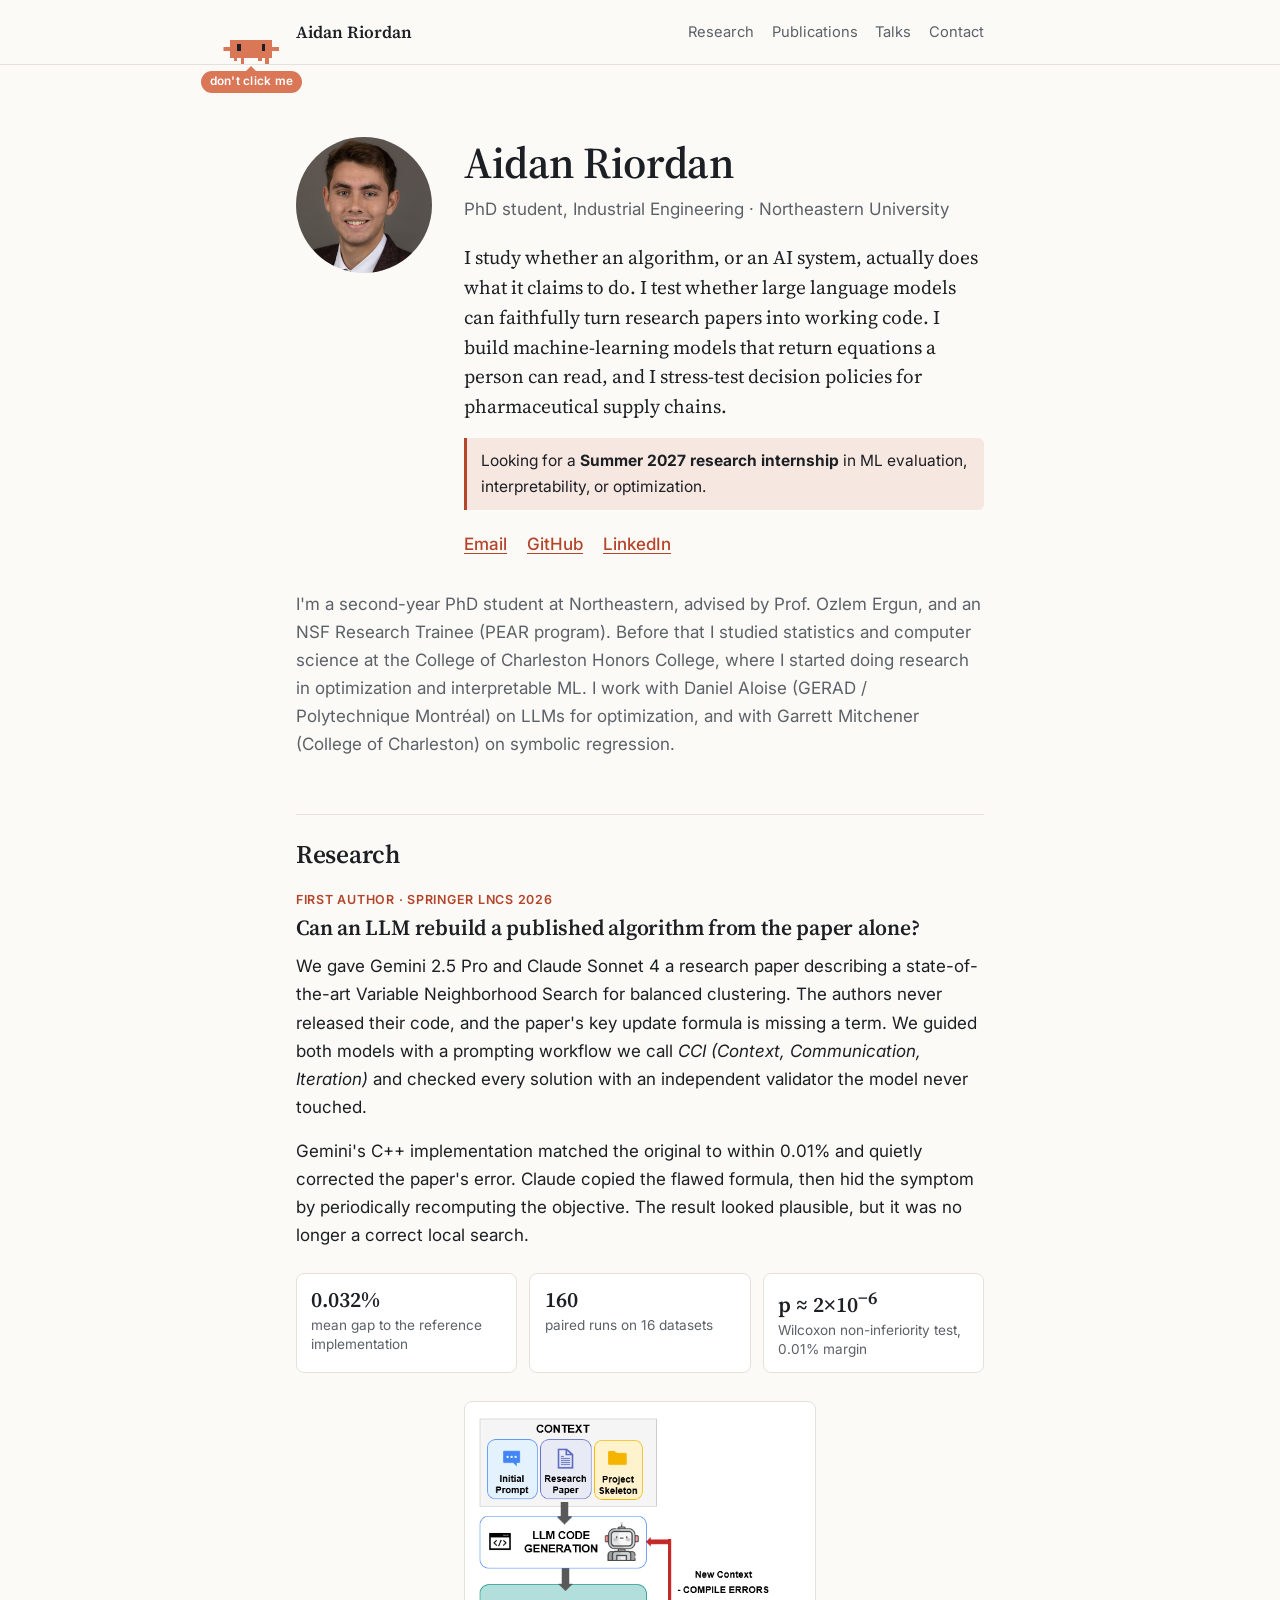
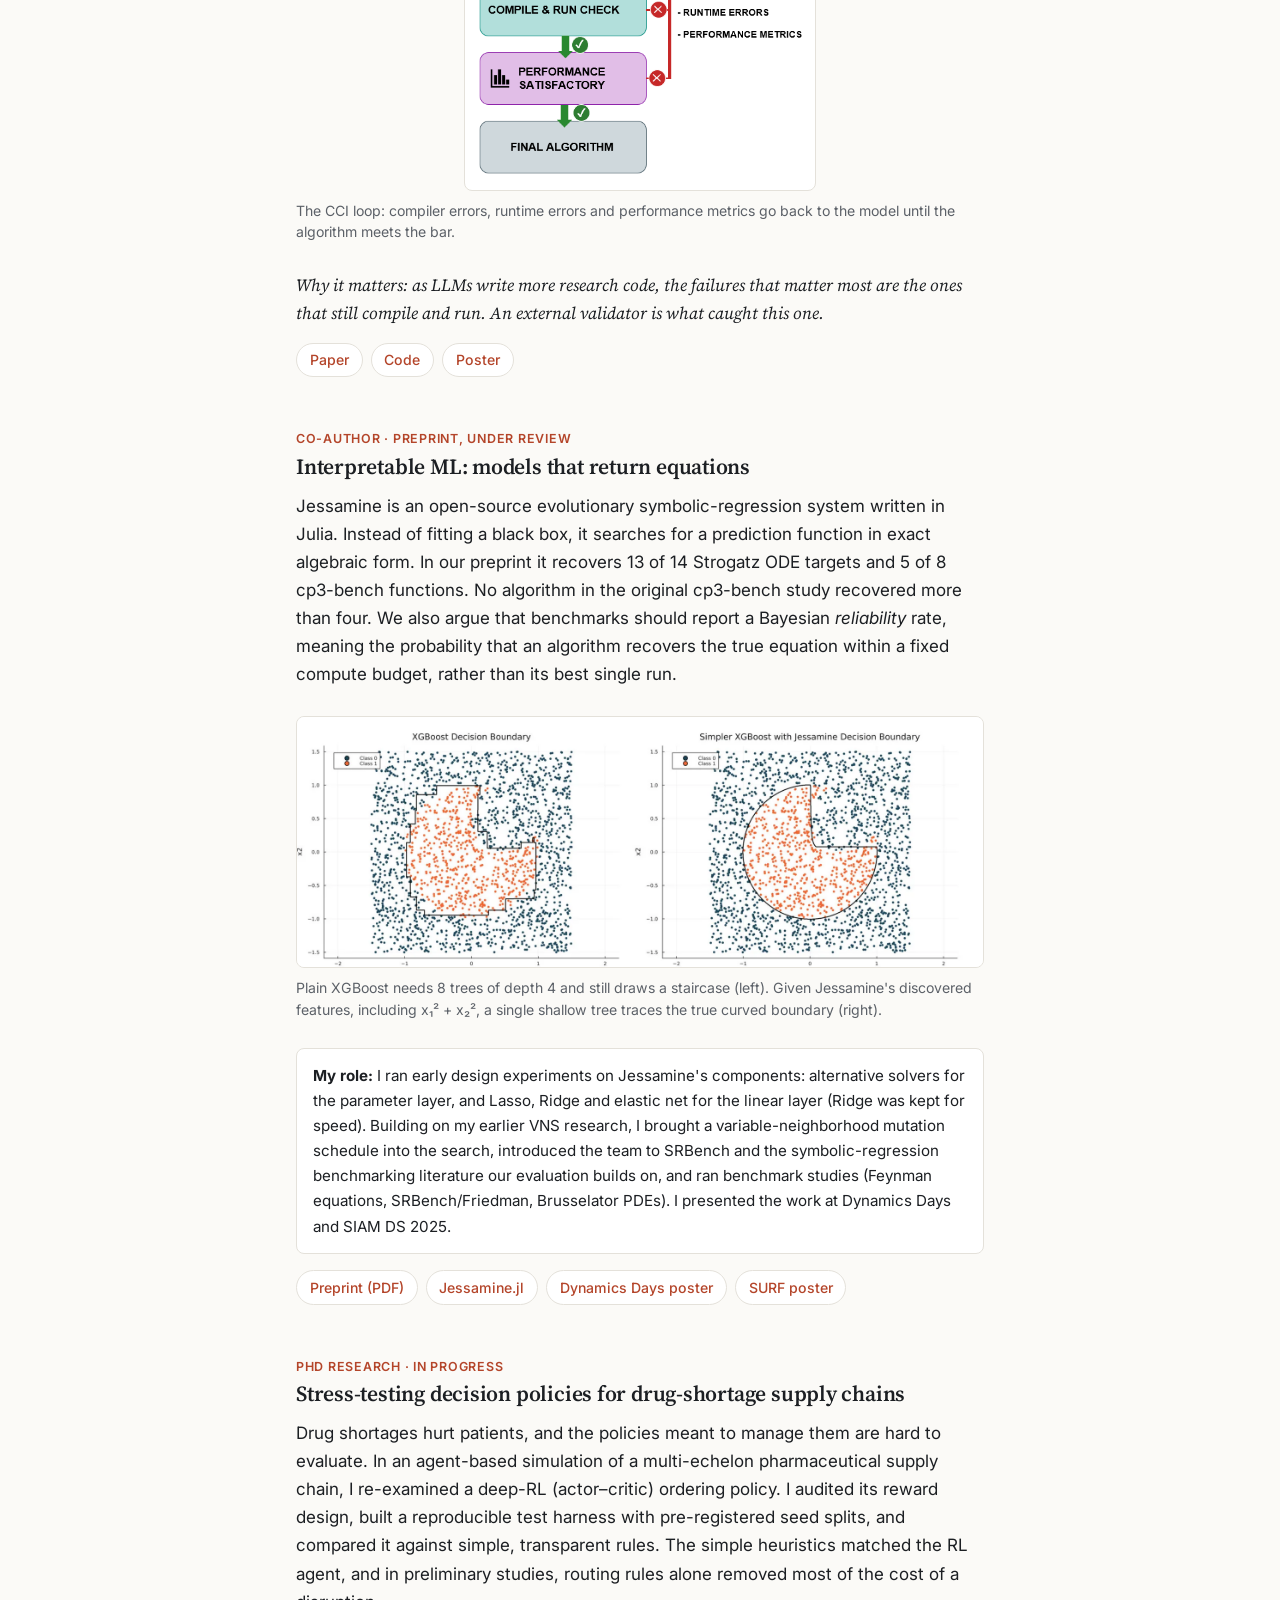
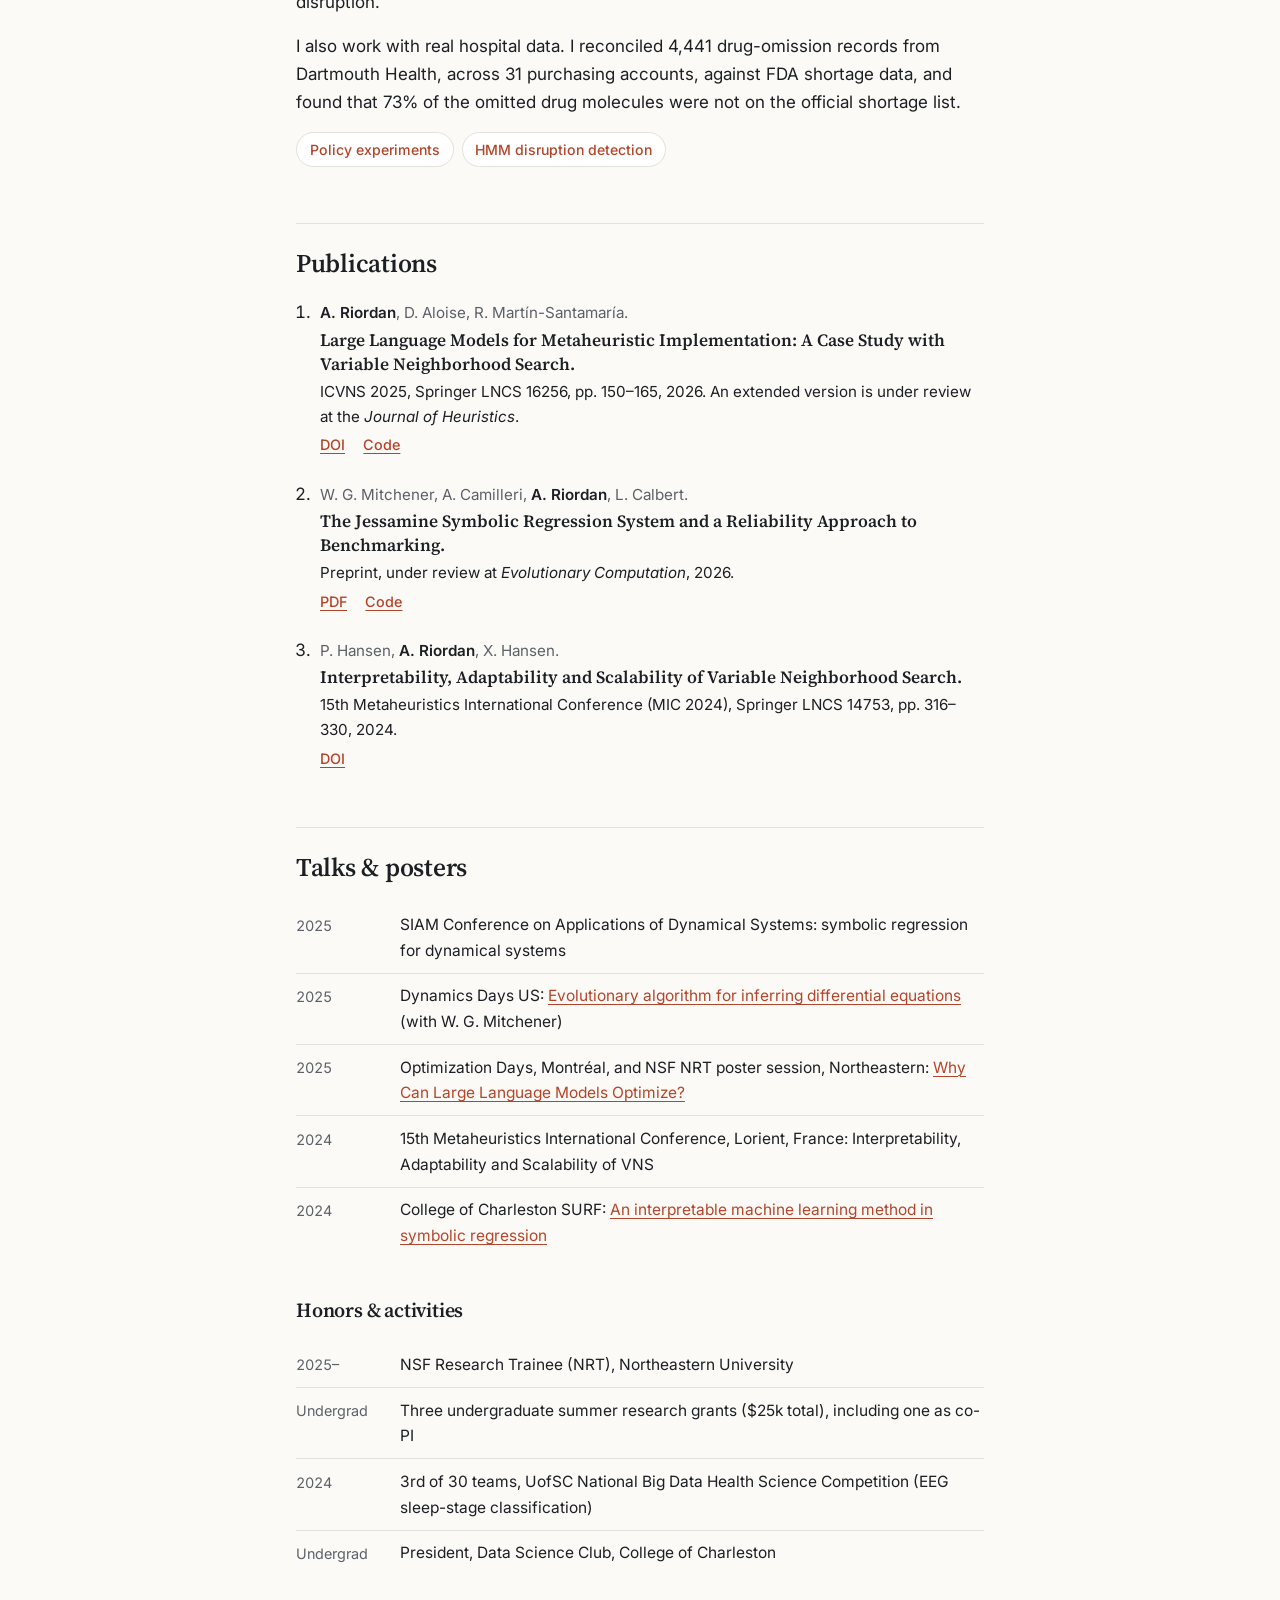
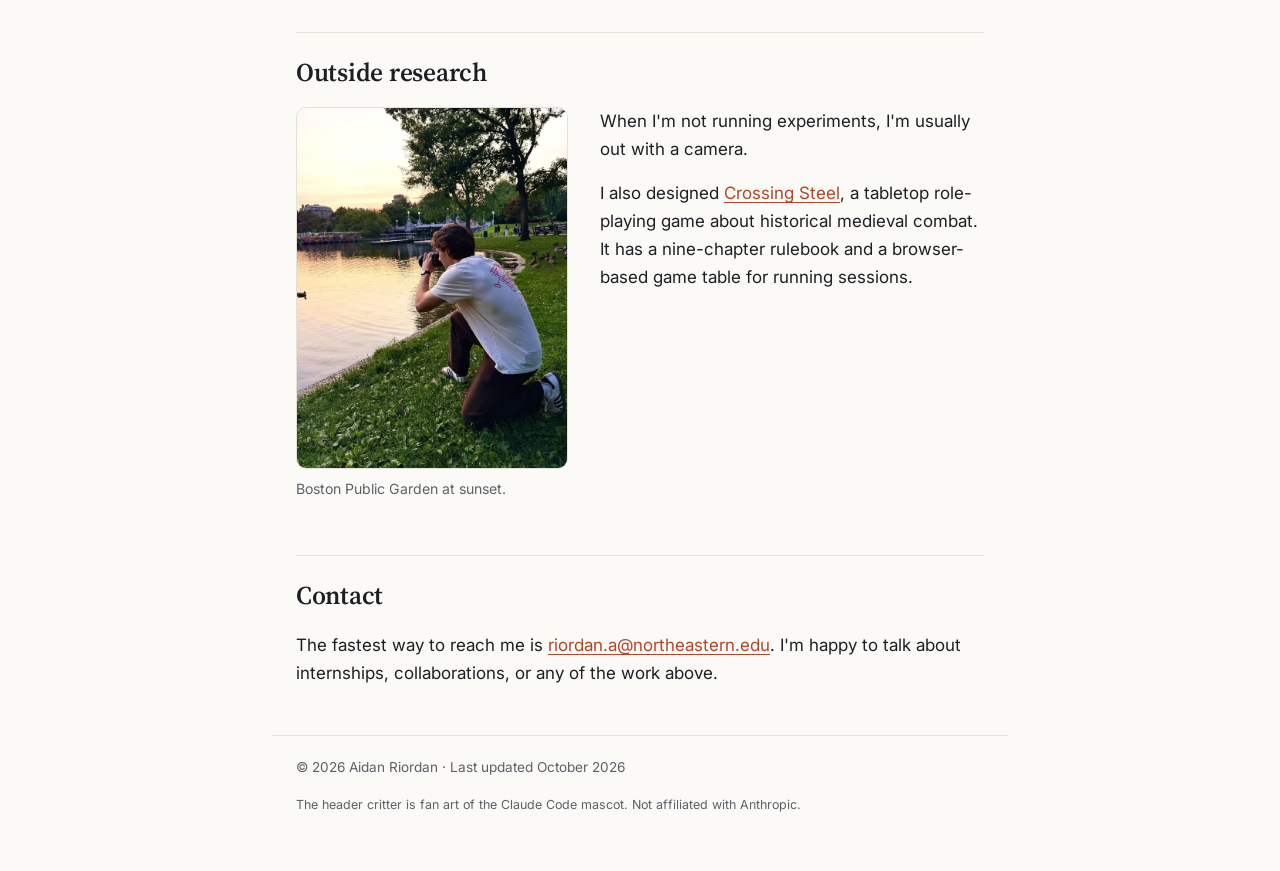
<file: index.html>
<!doctype html>
<html lang="en">
<head>
  <meta charset="utf-8">
  <meta name="viewport" content="width=device-width, initial-scale=1">
  <title>Aidan Riordan</title>
  <meta name="description" content="Aidan Riordan, PhD student at Northeastern University. LLM evaluation, interpretable machine learning, and optimization.">
  <meta property="og:title" content="Aidan Riordan">
  <meta property="og:description" content="PhD student at Northeastern. Does an algorithm, or an AI system, actually do what it claims to?">
  <meta property="og:type" content="website">
  <meta property="og:url" content="https://riordanaa.github.io/">
  <link rel="icon" href="assets/img/favicon.svg" type="image/svg+xml">
  <link rel="preconnect" href="https://fonts.googleapis.com">
  <link rel="preconnect" href="https://fonts.gstatic.com" crossorigin>
  <link href="https://fonts.googleapis.com/css2?family=Inter:wght@400;500;600&family=Source+Serif+4:opsz,wght@8..60,400;8..60,600&display=swap" rel="stylesheet">
  <link rel="stylesheet" href="style.css">
  <link rel="stylesheet" href="critter.css">
</head>
<body>
  <a class="skip" href="#main">Skip to content</a>

  <header class="topbar">
    <nav class="wrap nav" aria-label="Sections">
      <a class="brand" href="#top">Aidan Riordan</a>
      <ul>
        <li><a href="#research">Research</a></li>
        <li><a href="#publications">Publications</a></li>
        <li><a href="#talks">Talks</a></li>
        <li><a href="#contact">Contact</a></li>
      </ul>
    </nav>
    <div class="critter-lane">
      <button id="critter" type="button" aria-label="Probe the model (click to inspect it)"></button>
    </div>
    <div id="critter-tag" aria-hidden="true">don't click me</div>
    <div id="critter-pop" role="status" aria-live="polite" hidden></div>
  </header>

  <main id="main">
    <section class="wrap hero" id="top">
      <div class="portrait">
        <img src="assets/img/aidan.jpg" width="480" height="480" alt="Portrait of Aidan Riordan">
      </div>
      <div class="hero-text">
        <h1>Aidan Riordan</h1>
        <p class="role">PhD student, Industrial Engineering &middot; Northeastern University</p>
        <p class="lead">
          I study whether an algorithm, or an AI system, actually does what it claims to do. I test whether
          large language models can faithfully turn research papers into working code. I build machine-learning
          models that return equations a person can read, and I stress-test decision policies for pharmaceutical
          supply chains.
        </p>
        <p class="seeking">Looking for a <strong>Summer 2027 research internship</strong> in ML evaluation,
          interpretability, or optimization.</p>
        <ul class="links">
          <li><a href="mailto:riordan.a@northeastern.edu">Email</a></li>
          <li><a href="https://github.com/riordanaa">GitHub</a></li>
          <li><a href="https://www.linkedin.com/in/aidan-riordan">LinkedIn</a></li>
        </ul>
      </div>
    </section>

    <section class="wrap about">
      <p>
        I'm a second-year PhD student at Northeastern, advised by Prof. Ozlem Ergun, and an NSF Research
        Trainee (PEAR program). Before that I studied statistics and computer science at the College of Charleston
        Honors College, where I started doing research in optimization and interpretable ML. I work with Daniel Aloise
        (GERAD / Polytechnique Montr&eacute;al) on LLMs for optimization, and with Garrett Mitchener (College of
        Charleston) on symbolic regression.
      </p>
    </section>

    <section class="wrap" id="research">
      <h2>Research</h2>

      <article class="project">
        <p class="kicker">First author &middot; Springer LNCS 2026</p>
        <h3>Can an LLM rebuild a published algorithm from the paper alone?</h3>
        <p>
          We gave Gemini 2.5 Pro and Claude Sonnet 4 a research paper describing a state-of-the-art Variable
          Neighborhood Search for balanced clustering. The authors never released their code, and the paper's
          key update formula is missing a term. We guided both models with a prompting workflow we call
          <em>CCI (Context, Communication, Iteration)</em> and checked every solution with an independent
          validator the model never touched.
        </p>
        <p>
          Gemini's C++ implementation matched the original to within 0.01% and quietly corrected the paper's
          error. Claude copied the flawed formula, then hid the symptom by periodically recomputing the
          objective. The result looked plausible, but it was no longer a correct local search.
        </p>
        <dl class="stats">
          <div><dt>0.032%</dt><dd>mean gap to the reference implementation</dd></div>
          <div><dt>160</dt><dd>paired runs on 16 datasets</dd></div>
          <div><dt>p&nbsp;&asymp;&nbsp;2&times;10<sup>&minus;6</sup></dt><dd>Wilcoxon non-inferiority test, 0.01% margin</dd></div>
        </dl>
        <figure class="fig-narrow">
          <img src="assets/img/cci-workflow.png" width="500" height="540" loading="lazy"
               alt="Flowchart of the CCI workflow: context (prompt, paper, project skeleton) goes to LLM code generation, then a compile-and-run check and a performance check; failures loop back to the LLM as new context.">
          <figcaption>The CCI loop: compiler errors, runtime errors and performance metrics go back to the model until the algorithm meets the bar.</figcaption>
        </figure>
        <p class="why">
          Why it matters: as LLMs write more research code, the failures that matter most are the ones that
          still compile and run. An external validator is what caught this one.
        </p>
        <ul class="pills">
          <li><a href="https://doi.org/10.1007/978-3-032-19582-1_11">Paper</a></li>
          <li><a href="https://github.com/riordanaa/llm-metaheuristic-replication">Code</a></li>
          <li><a href="assets/pdf/2025-optimization-days-llm-metaheuristic-poster.pdf">Poster</a></li>
        </ul>
      </article>

      <article class="project">
        <p class="kicker">Co-author &middot; Preprint, under review</p>
        <h3>Interpretable ML: models that return equations</h3>
        <p>
          Jessamine is an open-source evolutionary symbolic-regression system written in Julia. Instead of fitting a black
          box, it searches for a prediction function in exact algebraic form. In our preprint it recovers 13 of 14
          Strogatz ODE targets and 5 of 8 cp3-bench functions. No algorithm in the original cp3-bench study recovered
          more than four. We also argue that benchmarks should report a Bayesian <em>reliability</em> rate, meaning
          the probability that an algorithm recovers the true equation within a fixed compute budget, rather than
          its best single run.
        </p>
        <figure>
          <img src="assets/img/xgboost-vs-jessamine.webp" width="1600" height="582" loading="lazy"
               alt="Two decision-boundary plots. Left: plain XGBoost draws a jagged, staircase-shaped boundary. Right: XGBoost on Jessamine features follows the true curved boundary, a circle with one quarter cut out.">
          <figcaption>Plain XGBoost needs 8 trees of depth 4 and still draws a staircase (left). Given Jessamine's discovered features, including x&#8321;&sup2;&nbsp;+&nbsp;x&#8322;&sup2;, a single shallow tree traces the true curved boundary (right).</figcaption>
        </figure>
        <p class="role-note">
          <strong>My role:</strong> I ran early design experiments on Jessamine's components: alternative
          solvers for the parameter layer, and Lasso, Ridge and elastic net for the linear layer (Ridge was
          kept for speed). Building on my earlier VNS research, I brought a variable-neighborhood mutation
          schedule into the search, introduced the team to SRBench and the symbolic-regression benchmarking
          literature our evaluation builds on, and ran benchmark studies (Feynman equations,
          SRBench/Friedman, Brusselator PDEs). I presented the work at Dynamics Days and SIAM DS 2025.
        </p>
        <ul class="pills">
          <li><a href="assets/pdf/jessamine-symbolic-regression-reliability-preprint.pdf">Preprint (PDF)</a></li>
          <li><a href="https://github.com/wgm-applied-math/Jessamine.jl">Jessamine.jl</a></li>
          <li><a href="assets/pdf/2025-dynamics-days-evolutionary-diffeq-poster.pdf">Dynamics Days poster</a></li>
          <li><a href="assets/pdf/2024-surf-interpretable-ml-jessamine-poster.pdf">SURF poster</a></li>
        </ul>
      </article>

      <article class="project">
        <p class="kicker">PhD research &middot; In progress</p>
        <h3>Stress-testing decision policies for drug-shortage supply chains</h3>
        <p>
          Drug shortages hurt patients, and the policies meant to manage them are hard to evaluate. In an
          agent-based simulation of a multi-echelon pharmaceutical supply chain, I re-examined a deep-RL
          (actor&ndash;critic) ordering policy. I audited its reward design, built a reproducible test harness
          with pre-registered seed splits, and compared it against simple, transparent rules. The simple
          heuristics matched the RL agent, and in preliminary studies, routing rules alone removed most of the
          cost of a disruption.
        </p>
        <p>
          I also work with real hospital data. I reconciled 4,441 drug-omission records from Dartmouth Health,
          across 31 purchasing accounts, against FDA shortage data, and found that 73% of the omitted drug
          molecules were not on the official shortage list.
        </p>
        <ul class="pills">
          <li><a href="https://github.com/riordanaa/PSC-Policy-Experiments">Policy experiments</a></li>
          <li><a href="https://github.com/riordanaa/supply-chain-hmm">HMM disruption detection</a></li>
        </ul>
      </article>
    </section>

    <section class="wrap" id="publications">
      <h2>Publications</h2>
      <ol class="pubs">
        <li>
          <span class="authors"><b>A. Riordan</b>, D. Aloise, R. Mart&iacute;n-Santamar&iacute;a.</span>
          <span class="title">Large Language Models for Metaheuristic Implementation: A Case Study with Variable Neighborhood Search.</span>
          <span class="venue">ICVNS 2025, Springer LNCS 16256, pp. 150&ndash;165, 2026. An extended version is under review at the <i>Journal of Heuristics</i>.</span>
          <span class="plinks"><a href="https://doi.org/10.1007/978-3-032-19582-1_11">DOI</a> <a href="https://github.com/riordanaa/llm-metaheuristic-replication">Code</a></span>
        </li>
        <li>
          <span class="authors">W. G. Mitchener, A. Camilleri, <b>A. Riordan</b>, L. Calbert.</span>
          <span class="title">The Jessamine Symbolic Regression System and a Reliability Approach to Benchmarking.</span>
          <span class="venue">Preprint, under review at <i>Evolutionary Computation</i>, 2026.</span>
          <span class="plinks"><a href="assets/pdf/jessamine-symbolic-regression-reliability-preprint.pdf">PDF</a> <a href="https://github.com/wgm-applied-math/Jessamine.jl">Code</a></span>
        </li>
        <li>
          <span class="authors">P. Hansen, <b>A. Riordan</b>, X. Hansen.</span>
          <span class="title">Interpretability, Adaptability and Scalability of Variable Neighborhood Search.</span>
          <span class="venue">15th Metaheuristics International Conference (MIC 2024), Springer LNCS 14753, pp. 316&ndash;330, 2024.</span>
          <span class="plinks"><a href="https://doi.org/10.1007/978-3-031-62912-9_30">DOI</a></span>
        </li>
      </ol>
    </section>

    <section class="wrap" id="talks">
      <h2>Talks &amp; posters</h2>
      <ul class="timeline">
        <li><span class="yr">2025</span><span>SIAM Conference on Applications of Dynamical Systems: symbolic regression for dynamical systems</span></li>
        <li><span class="yr">2025</span><span>Dynamics Days US: <a href="assets/pdf/2025-dynamics-days-evolutionary-diffeq-poster.pdf">Evolutionary algorithm for inferring differential equations</a> (with W. G. Mitchener)</span></li>
        <li><span class="yr">2025</span><span>Optimization Days, Montr&eacute;al, and NSF NRT poster session, Northeastern: <a href="assets/pdf/2025-optimization-days-llm-metaheuristic-poster.pdf">Why Can Large Language Models Optimize?</a></span></li>
        <li><span class="yr">2024</span><span>15th Metaheuristics International Conference, Lorient, France: Interpretability, Adaptability and Scalability of VNS</span></li>
        <li><span class="yr">2024</span><span>College of Charleston SURF: <a href="assets/pdf/2024-surf-interpretable-ml-jessamine-poster.pdf">An interpretable machine learning method in symbolic regression</a></span></li>
      </ul>

      <h2 class="h2-sub">Honors &amp; activities</h2>
      <ul class="timeline">
        <li><span class="yr">2025&ndash;</span><span>NSF Research Trainee (NRT), Northeastern University</span></li>
        <li><span class="yr">Undergrad</span><span>Three undergraduate summer research grants ($25k total), including one as co-PI</span></li>
        <li><span class="yr">2024</span><span>3rd of 30 teams, UofSC National Big Data Health Science Competition (EEG sleep-stage classification)</span></li>
        <li><span class="yr">Undergrad</span><span>President, Data Science Club, College of Charleston</span></li>
      </ul>
    </section>

    <section class="wrap outside" id="outside">
      <h2>Outside research</h2>
      <div class="outside-grid">
        <figure>
          <img src="assets/img/outside-camera.webp" width="700" height="933" loading="lazy"
               alt="Aidan kneeling on the grass by the pond in the Boston Public Garden at sunset, taking a photo with a camera.">
          <figcaption>Boston Public Garden at sunset.</figcaption>
        </figure>
        <div>
          <p>When I'm not running experiments, I'm usually out with a camera.</p>
          <p>I also designed <a href="https://github.com/riordanaa/DNDX">Crossing Steel</a>, a tabletop role-playing
            game about historical medieval combat. It has a nine-chapter rulebook and a browser-based game table for
            running sessions.</p>
        </div>
      </div>
    </section>

    <section class="wrap contact" id="contact">
      <h2>Contact</h2>
      <p>The fastest way to reach me is <a href="mailto:riordan.a@northeastern.edu">riordan.a@northeastern.edu</a>.
        I'm happy to talk about internships, collaborations, or any of the work above.</p>
    </section>
  </main>

  <footer class="wrap footer">
    <p>&copy; 2026 Aidan Riordan &middot; Last updated October 2026</p>
    <p class="fanart">The header critter is fan art of the Claude Code mascot. Not affiliated with Anthropic.</p>
  </footer>
  <script src="critter.js" defer></script>
</body>
</html>
</file>
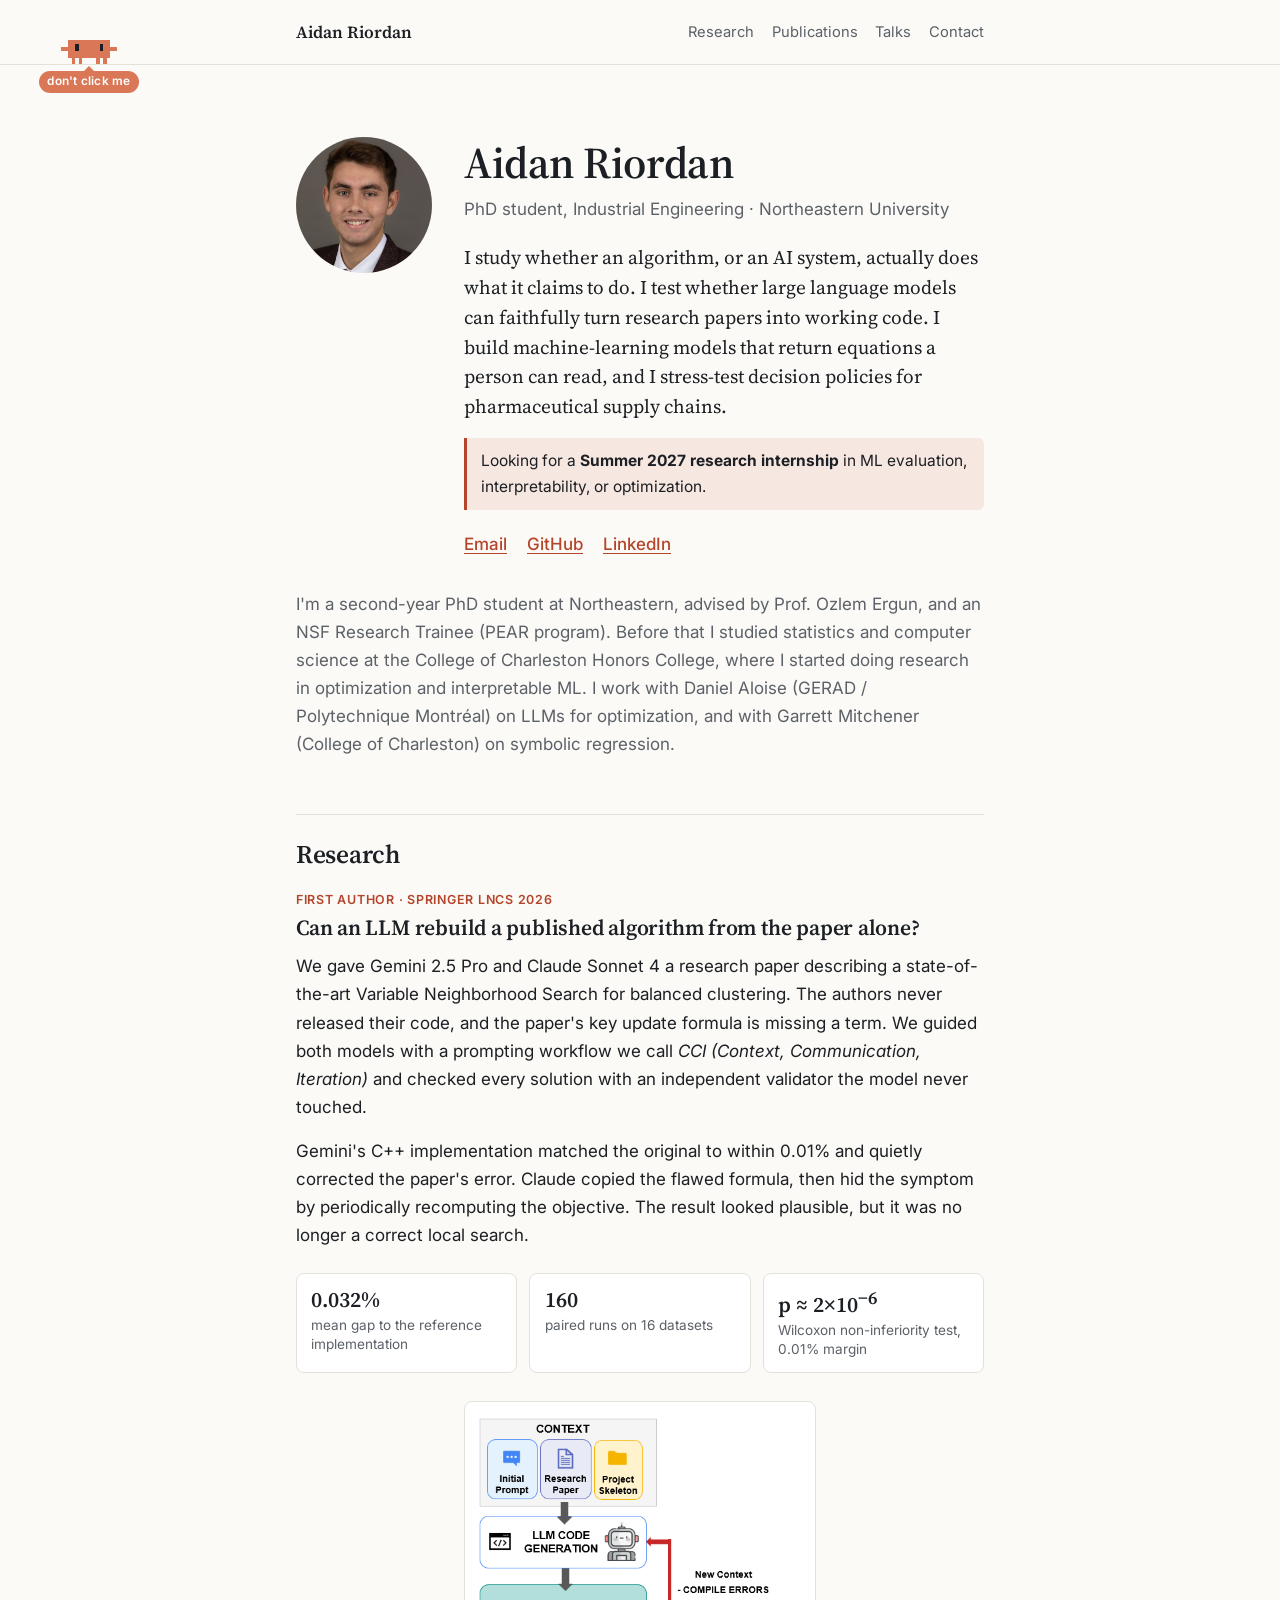
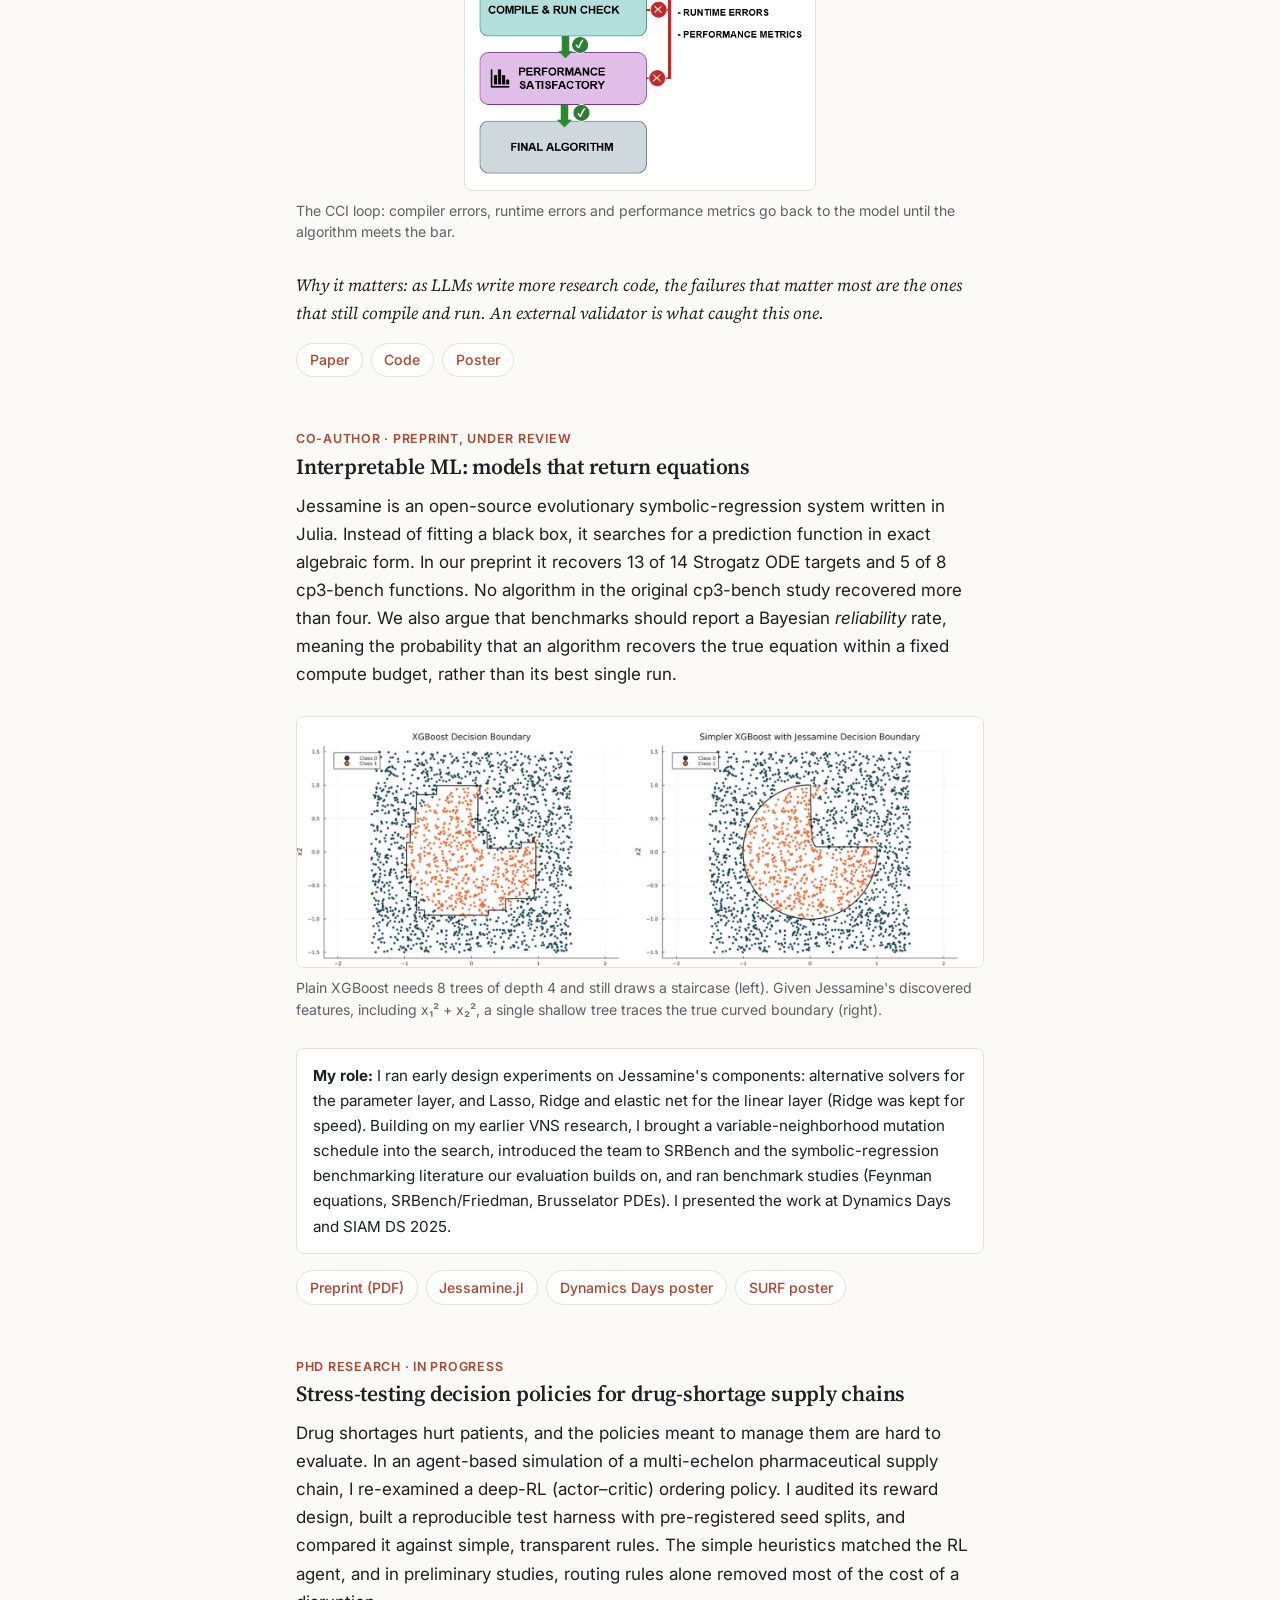
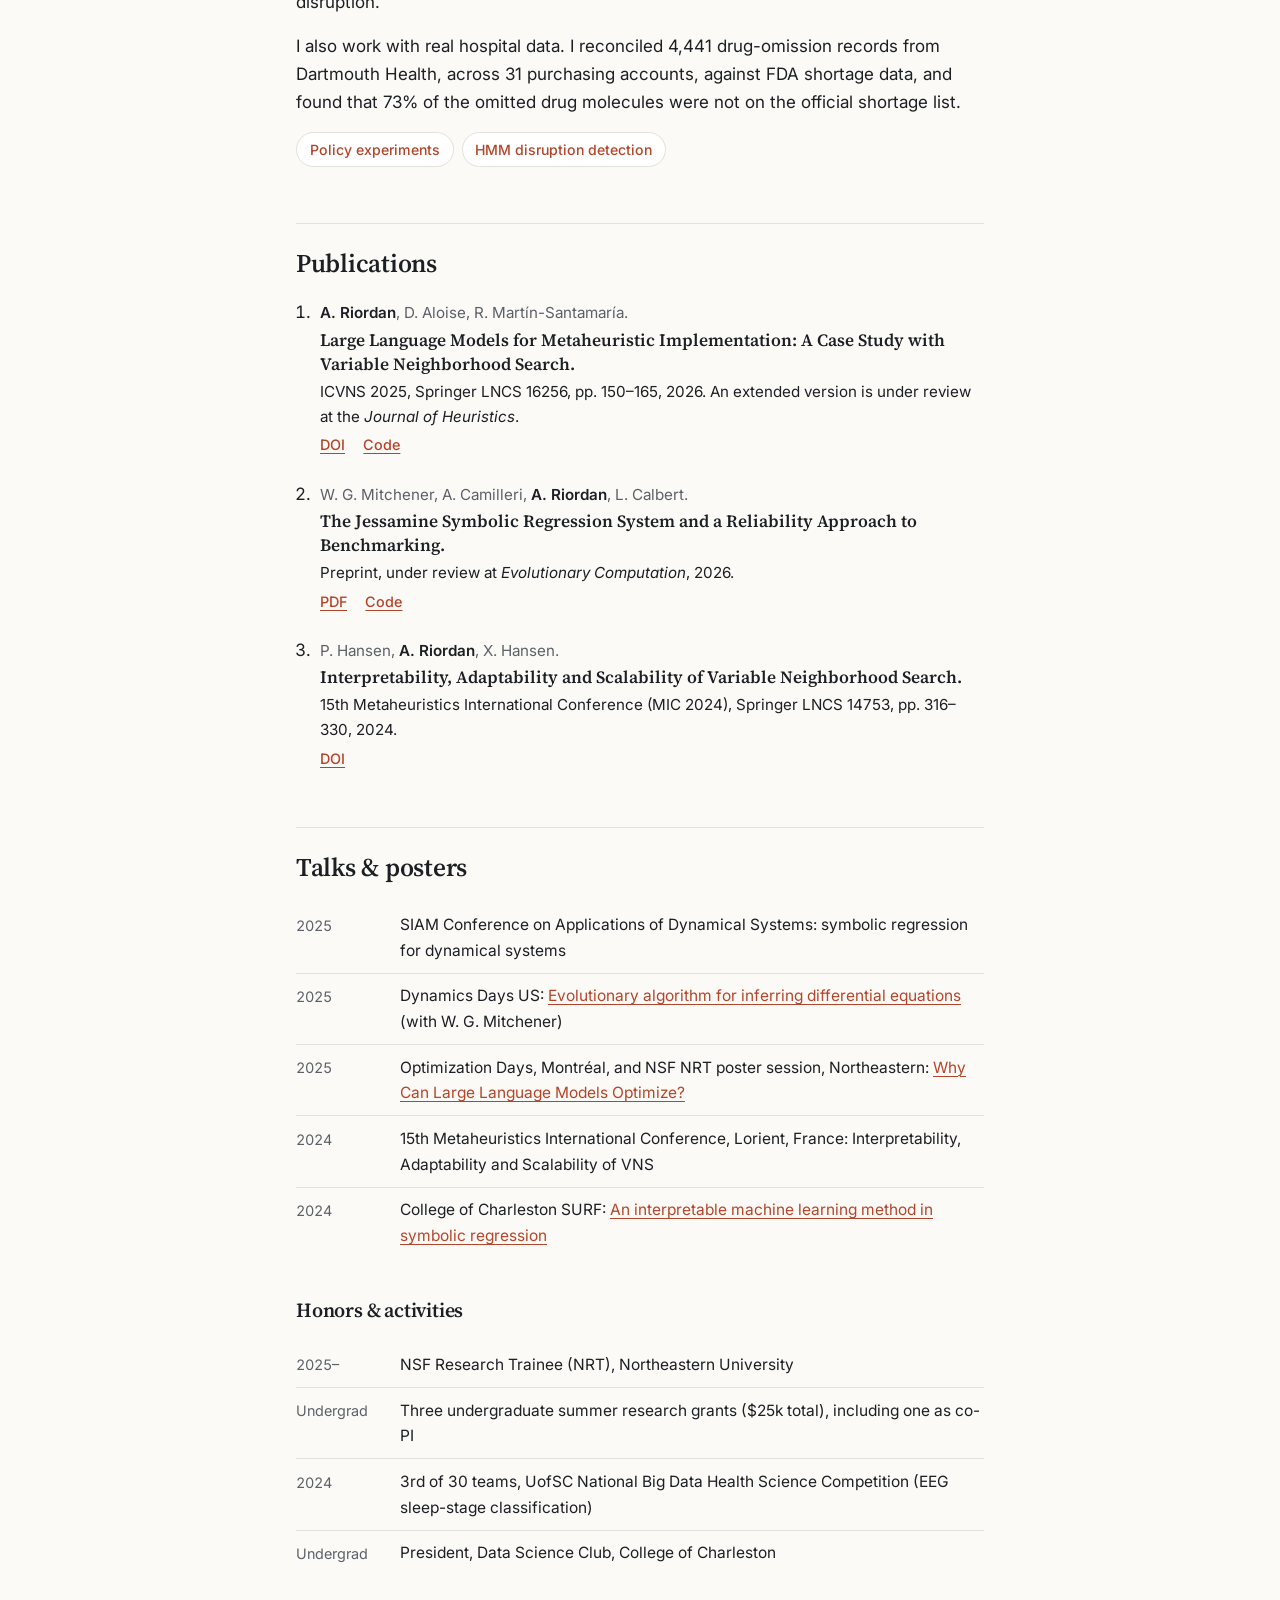
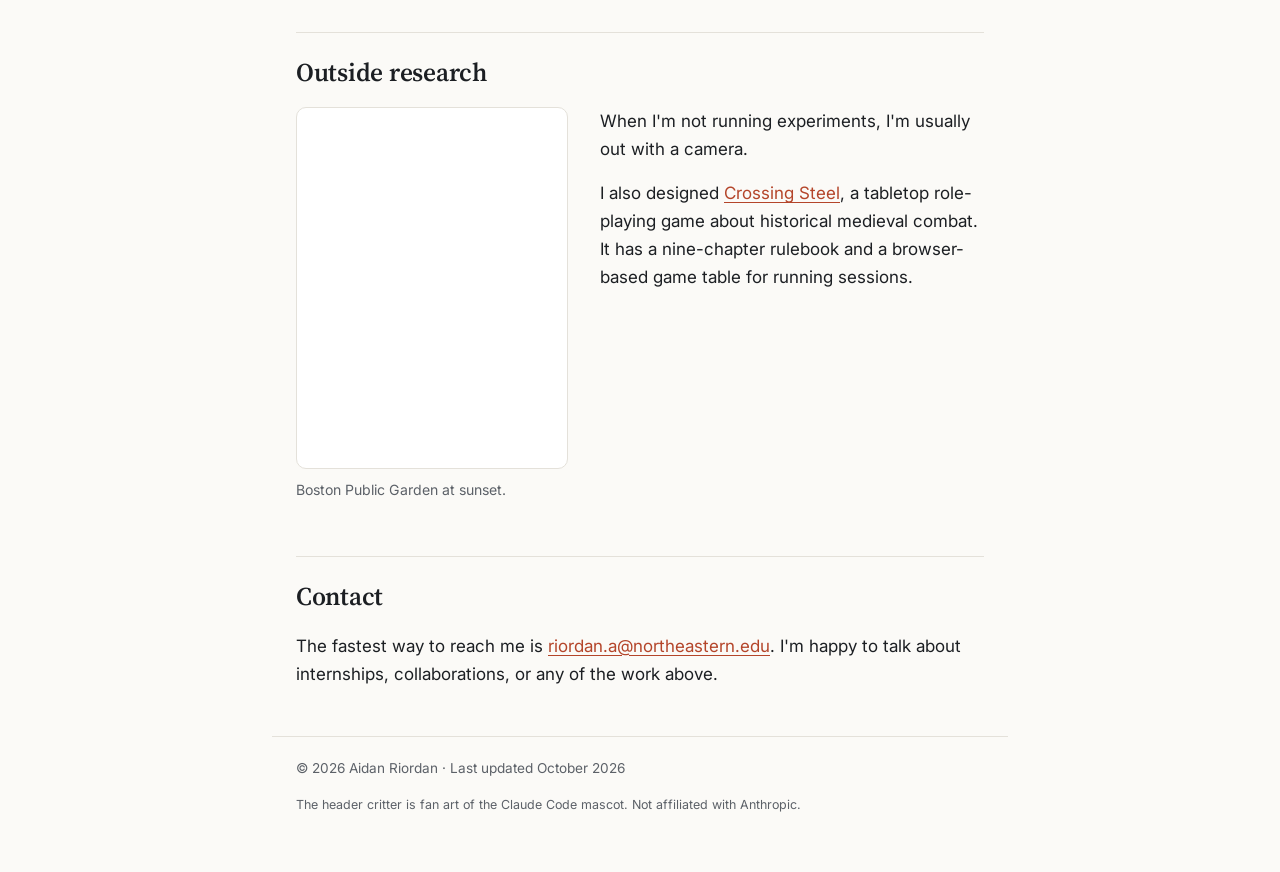
<file: lab/index.html>
<!doctype html>
<html lang="en"><head><meta charset="utf-8"><title>Aidan Riordan</title>
<meta http-equiv="refresh" content="0; url=../">
<link rel="canonical" href="https://riordanaa.github.io/"></head>
<body><p>Moved to <a href="../">riordanaa.github.io</a>.</p></body></html>
</file>
<file: style.css>
/* Tokens ----------------------------------------------------------------- */
:root {
  --bg: #fbfaf7;
  --surface: #ffffff;
  --ink: #1c1f23;
  --muted: #5c6168;
  --line: #e4e1da;
  --accent: #b4452a;
  --accent-soft: #f6e7e1;
  --serif: "Source Serif 4", Georgia, "Times New Roman", serif;
  --sans: "Inter", system-ui, -apple-system, "Segoe UI", Roboto, sans-serif;
  --measure: 46rem;
  color-scheme: light;
}

@media (prefers-color-scheme: dark) {
  :root:not([data-theme="light"]) {
    --bg: #131518;
    --surface: #1b1e22;
    --ink: #e8e5de;
    --muted: #a3a7ad;
    --line: #2c3036;
    --accent: #e8836a;
    --accent-soft: #2e211d;
    color-scheme: dark;
  }
}
:root[data-theme="dark"] {
  --bg: #131518;
  --surface: #1b1e22;
  --ink: #e8e5de;
  --muted: #a3a7ad;
  --line: #2c3036;
  --accent: #e8836a;
  --accent-soft: #2e211d;
  color-scheme: dark;
}

/* Base ------------------------------------------------------------------- */
*, *::before, *::after { box-sizing: border-box; }
html { scroll-behavior: smooth; scroll-padding-top: 4.5rem; }
body {
  margin: 0;
  background: var(--bg);
  color: var(--ink);
  font: 400 1.0625rem/1.65 var(--sans);
  -webkit-font-smoothing: antialiased;
}
img { max-width: 100%; height: auto; display: block; }
a { color: var(--accent); text-decoration-thickness: 1px; text-underline-offset: 3px; }
a:hover { text-decoration-thickness: 2px; }
:focus-visible { outline: 2px solid var(--accent); outline-offset: 3px; border-radius: 3px; }

.wrap { max-width: var(--measure); margin: 0 auto; padding: 0 1rem; }
@media (min-width: 40rem) { .wrap { padding: 0 1.5rem; } }

.skip { position: absolute; left: -999px; }
.skip:focus { left: 1rem; top: 1rem; background: var(--surface); padding: .5rem .75rem; z-index: 10; }

h1, h2, h3 { font-family: var(--serif); font-weight: 600; line-height: 1.2; letter-spacing: -0.01em; }
h2 {
  font-size: 1.6rem;
  margin: 3.5rem 0 1.25rem;
  padding-top: 1.5rem;
  border-top: 1px solid var(--line);
}
.h2-sub { font-size: 1.25rem; border-top: 0; padding-top: 0; margin-top: 2.5rem; }
h3 { font-size: 1.35rem; margin: .25rem 0 .75rem; }
p { margin: 0 0 1rem; }

/* Nav -------------------------------------------------------------------- */
.topbar {
  position: sticky; top: 0; z-index: 5;
  background: color-mix(in srgb, var(--bg) 88%, transparent);
  backdrop-filter: saturate(1.4) blur(8px);
  border-bottom: 1px solid var(--line);
}
.nav { display: flex; align-items: center; justify-content: space-between; gap: 1rem; height: 3.5rem; }
.brand { font-family: var(--serif); font-weight: 600; color: var(--ink); text-decoration: none; white-space: nowrap; }
.nav ul { display: flex; gap: 1.1rem; list-style: none; margin: 0; padding: 0; font-size: .92rem; }
.nav ul a { color: var(--muted); text-decoration: none; }
.nav ul a:hover { color: var(--ink); }
@media (max-width: 30rem) {
  .brand { display: none; }
  .nav { justify-content: center; }
}

/* Hero ------------------------------------------------------------------- */
.hero { display: grid; gap: 1.5rem; padding-top: 3rem; }
@media (min-width: 40rem) { .hero { grid-template-columns: 8.5rem 1fr; gap: 2rem; padding-top: 4.5rem; } }
.portrait {
  width: 8.5rem; height: 8.5rem; border-radius: 50%;
  background: var(--accent-soft); color: var(--accent);
  display: grid; place-items: center; overflow: hidden;
  font: 600 2.4rem/1 var(--serif);
}
.portrait img { width: 100%; height: 100%; object-fit: cover; }
.hero h1 { font-size: clamp(2.1rem, 6vw, 2.75rem); margin: 0; }
.role { color: var(--muted); margin: .35rem 0 1.25rem; }
.lead { font-family: var(--serif); font-size: 1.2rem; line-height: 1.55; }
.seeking {
  background: var(--accent-soft);
  border-left: 3px solid var(--accent);
  padding: .65rem .9rem; border-radius: 0 6px 6px 0;
  font-size: .97rem;
}
.links { display: flex; flex-wrap: wrap; gap: .5rem 1.25rem; list-style: none; padding: 0; margin: 1.25rem 0 0; font-weight: 500; }

.about { margin-top: 2rem; color: var(--muted); }

/* Projects --------------------------------------------------------------- */
.project { margin-bottom: 3.25rem; }
.kicker {
  font-size: .78rem; font-weight: 600; letter-spacing: .06em; text-transform: uppercase;
  color: var(--accent); margin: 0;
}
.stats {
  display: grid; grid-template-columns: repeat(auto-fit, minmax(10.5rem, 1fr));
  gap: .75rem; margin: 1.5rem 0;
}
.stats div { background: var(--surface); border: 1px solid var(--line); border-radius: 8px; padding: .8rem .9rem; }
.stats dt { font: 600 1.35rem/1.2 var(--serif); }
.stats dd { margin: .2rem 0 0; font-size: .85rem; color: var(--muted); line-height: 1.4; }

figure { margin: 1.75rem 0; }
figure img { border: 1px solid var(--line); border-radius: 8px; background: #fff; }
.fig-narrow img { max-width: 22rem; margin: 0 auto; padding: .75rem; }
figcaption { font-size: .88rem; color: var(--muted); margin-top: .6rem; line-height: 1.5; }

.why { font-family: var(--serif); font-style: italic; }
.role-note {
  font-size: .95rem; background: var(--surface);
  border: 1px solid var(--line); border-radius: 8px; padding: .9rem 1rem;
}
.pills { display: flex; flex-wrap: wrap; gap: .5rem; list-style: none; padding: 0; margin: 1rem 0 0; }
.pills a {
  display: inline-block; font-size: .88rem; font-weight: 500; text-decoration: none;
  border: 1px solid var(--line); border-radius: 999px; padding: .3rem .8rem; background: var(--surface);
}
.pills a:hover { border-color: var(--accent); }

/* Publications ----------------------------------------------------------- */
.pubs { padding-left: 1.25rem; margin: 0; }
.pubs li { margin-bottom: 1.4rem; padding-left: .25rem; }
.pubs span { display: block; }
.pubs .authors { color: var(--muted); font-size: .95rem; }
.pubs .authors b { color: var(--ink); font-weight: 600; }
.pubs .title { font-family: var(--serif); font-weight: 600; font-size: 1.08rem; line-height: 1.4; margin: .15rem 0; }
.pubs .venue { font-size: .95rem; }
.plinks { margin-top: .3rem; font-size: .9rem; font-weight: 500; }
.plinks a { margin-right: .9rem; }

/* Timeline --------------------------------------------------------------- */
.timeline { list-style: none; padding: 0; margin: 0; }
.timeline li {
  display: grid; grid-template-columns: 5.5rem 1fr; gap: 1rem;
  padding: .6rem 0; border-bottom: 1px solid var(--line); font-size: .97rem;
}
.timeline li:last-child { border-bottom: 0; }
.yr { color: var(--muted); font-variant-numeric: tabular-nums; font-size: .9rem; padding-top: .1rem; }

/* Outside research ------------------------------------------------------ */
.outside-grid { display: grid; gap: 1.5rem; align-items: start; }
@media (min-width: 40rem) { .outside-grid { grid-template-columns: 17rem 1fr; gap: 2rem; } }
.outside figure { margin: 0; }
.outside figure img { border-radius: 10px; }

/* Footer ----------------------------------------------------------------- */
.contact { margin-bottom: 3rem; }
.footer { border-top: 1px solid var(--line); padding-top: 1.25rem; padding-bottom: 2.5rem; color: var(--muted); font-size: .85rem; }
</file>
<file: critter.css>
/* Lab version: header critter. Builds on ../style.css tokens. */
:root { --critter: #d97757; --critter-eye: #1c1f23; --steel: #c9ced6; --hilt: #8a5a2b; }

.nav { height: 4rem; }
html { scroll-padding-top: 5rem; }

.critter-lane {
  position: absolute; left: 0; right: 0; bottom: 0;
  height: 2.5rem; overflow: hidden; pointer-events: none;
}
#critter {
  position: absolute; left: 0; bottom: 0;
  padding: 0; border: 0; background: none; cursor: pointer;
  pointer-events: auto; line-height: 0;
  transition: bottom .35s ease;
}
#critter:focus-visible { outline: 2px solid var(--accent); outline-offset: 2px; }
#critter .sprite { display: block; transition: transform .15s; }
#critter:hover .sprite { transform: translateY(-2px); }
.c-body { fill: var(--critter); }
.c-eye { fill: var(--critter-eye); }
.blink .c-eye { transform: translateY(1px) scaleY(.5); transform-box: fill-box; }

.legs-b { display: none; }
.walking.legs-alt .legs-a { display: none; }
.walking.legs-alt .legs-b { display: inline; }

#critter.hop .sprite { animation: hop .5s ease-out; }
@keyframes hop { 30% { transform: translateY(-9px); } 60% { transform: translateY(0); } 80% { transform: translateY(-3px); } }

/* Probe: x-ray look */
#critter[data-mode="probe"] .c-body { fill: none; stroke: var(--critter); stroke-width: .18; }
#critter[data-mode="probe"] { filter: drop-shadow(0 0 4px var(--critter)); }

/* Hide: sink below the header line, eyes peeking */
#critter[data-mode="hide"] { bottom: -14px; }

/* Attack: draw sword, swing */
#critter .sword {
  position: absolute; right: -12px; bottom: 8px; display: none;
  transform-origin: 50% 85%;
}
.s-blade { fill: var(--steel); } .s-guard { fill: var(--hilt); } .s-grip { fill: var(--hilt); }
#critter[data-mode="attack"] .sword { display: block; animation: swing .3s ease-in-out infinite alternate; }
#critter[data-mode="attack"] .c-eye { transform: scaleY(.5) translateY(1px); transform-box: fill-box; }
@keyframes swing { from { transform: rotate(-35deg); } to { transform: rotate(75deg); } }

/* "don't click me" tag under the header, pointing up at the critter */
#critter-tag {
  position: fixed; top: 4.45rem; z-index: 6;
  font: 600 .74rem/1 var(--sans); letter-spacing: .02em; white-space: nowrap;
  color: #fff; background: var(--critter);
  padding: .32rem .55rem; border-radius: 99px;
  pointer-events: none;
  animation: bob 1.6s ease-in-out infinite;
}
#critter-tag::before {
  content: ""; position: absolute; top: -5px; left: calc(var(--arrow, 50%) - 5px);
  border: 5px solid transparent; border-top: 0; border-bottom-color: var(--critter);
}
#critter-tag[hidden] { display: none; }
#critter-tag.warn { background: #b4452a; animation: bob 1.6s ease-in-out infinite, nag 2.4s ease-in-out infinite; }
#critter-tag.warn::before { border-bottom-color: #b4452a; }
@keyframes nag { 0%, 85%, 100% { rotate: 0deg; } 89% { rotate: -6deg; } 93% { rotate: 6deg; } 97% { rotate: -3deg; } }
.pop-next {
  margin-top: .55rem !important; padding-top: .5rem; border-top: 1px dashed var(--line);
  font-size: .8rem; color: var(--muted);
}
.pop-next b { color: var(--critter); font-weight: 600; }
@keyframes bob { 50% { transform: translateY(3px); } }

/* Popover under the header */
#critter-pop {
  position: fixed; top: 4.6rem; z-index: 7; max-width: 17rem;
  background: var(--surface); color: var(--ink);
  border: 1px solid var(--line); border-radius: 10px;
  box-shadow: 0 8px 24px rgba(0,0,0,.12);
  padding: .7rem .85rem; font-size: .85rem; line-height: 1.45;
}
#critter-pop p { margin: 0 0 .35rem; }
.pop-title { font-family: var(--serif); font-weight: 600; font-size: .98rem; }
.pop-eq { font-family: ui-monospace, SFMono-Regular, Menlo, Consolas, monospace; font-size: .78rem; margin-top: .5rem !important; }
.pop-note { color: var(--muted); font-size: .75rem; }
.feat { display: grid; grid-template-columns: 4.6rem 1fr 2.4rem; align-items: center; gap: .5rem; margin: .2rem 0; }
.feat span { color: var(--muted); font-size: .78rem; }
.feat i { height: .45rem; border-radius: 99px; background: var(--line); position: relative; overflow: hidden; }
.feat i::after { content: ""; position: absolute; inset: 0; width: calc(var(--v) * 100%); background: var(--critter); }
.feat b { font-weight: 500; font-size: .78rem; text-align: right; font-variant-numeric: tabular-nums; }

/* Broken screen */
.cracks {
  position: fixed; inset: 0; width: 100vw; height: 100vh; z-index: 40;
  pointer-events: none; transition: opacity .9s ease;
}
.cracks.fade { opacity: 0; }
.crack-shadow { fill: none; stroke: rgba(0,0,0,.55); stroke-width: 2.6; stroke-linejoin: bevel; }
.crack-light { fill: none; stroke: rgba(255,255,255,.95); stroke-width: 1; stroke-linejoin: bevel; }
.crack-burst { fill: rgba(255,255,255,.9); stroke: rgba(0,0,0,.45); stroke-width: 2; }
.shard {
  position: fixed; z-index: 41; pointer-events: none;
  background: linear-gradient(135deg, rgba(255,255,255,.85), rgba(200,210,220,.35));
  border: 1px solid rgba(0,0,0,.25);
  clip-path: polygon(50% 0, 100% 70%, 20% 100%);
  animation: fall 1.4s cubic-bezier(.4,0,1,1) forwards;
}
@keyframes fall {
  to { transform: translate(var(--dx), 110vh) rotate(var(--rot)); opacity: .6; }
}

body.shake { animation: shake .45s; }
@keyframes shake {
  20% { transform: translate(-6px, 2px); } 40% { transform: translate(6px, -2px); }
  60% { transform: translate(-4px, 1px); } 80% { transform: translate(3px, 1px); }
}
@media (prefers-reduced-motion: reduce) {
  #critter { transition: none; }
  #critter-tag { animation: none; }
  #critter[data-mode="attack"] .sword { animation: none; transform: rotate(30deg); }
}
.fanart { font-size: .78rem; }
</file>
